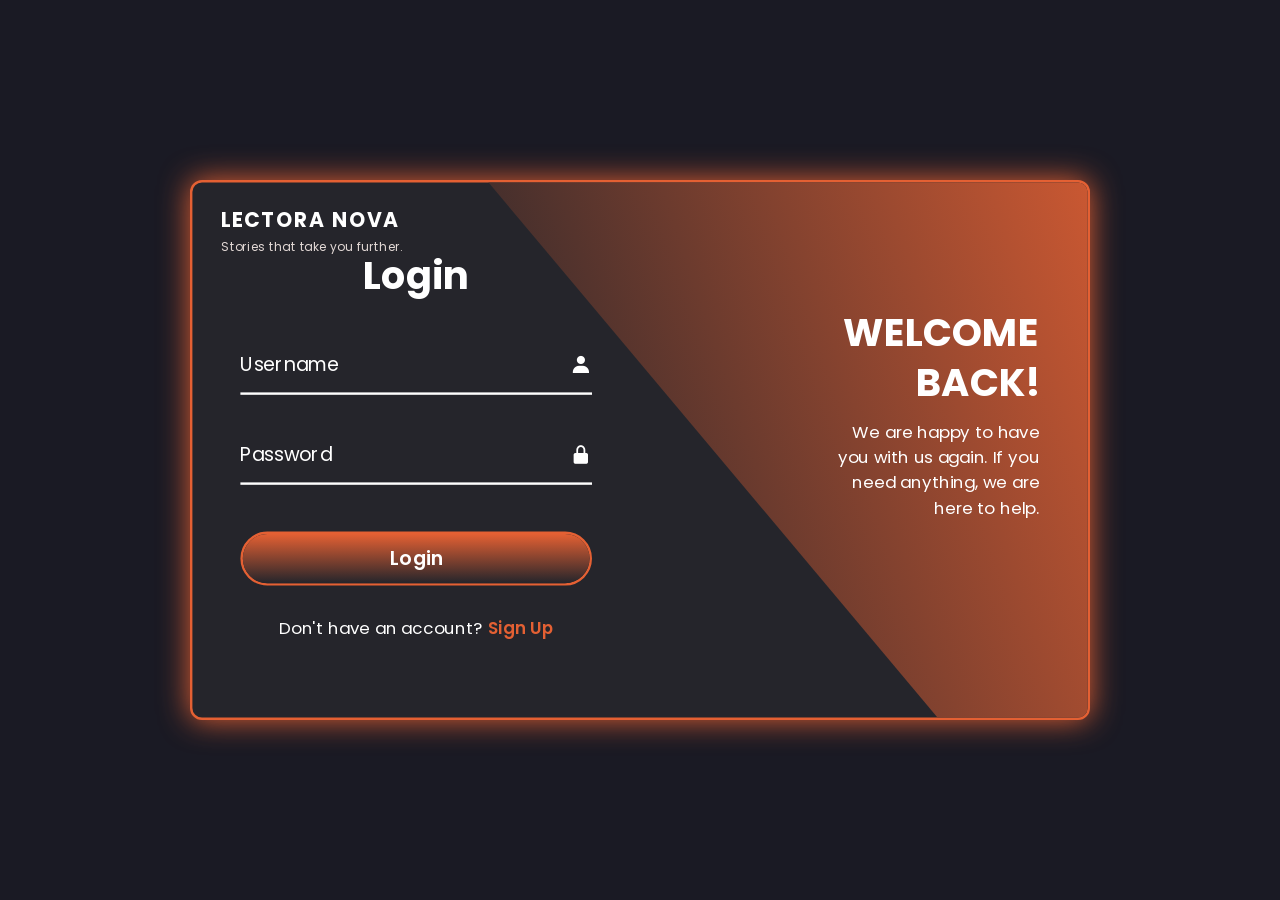
<file: index.html>
<!DOCTYPE html>
<html lang="en">
<head>
    <meta charset="UTF-8">
    <meta name="viewport" content="width=device-width, initial-scale=1.0">
    <title>Login / Signup Form Animation</title>
    <!-- Iconos de Boxicons (como en el video) -->
    <link href='https://unpkg.com/boxicons@2.1.4/css/boxicons.min.css' rel='stylesheet'>
    <link rel="stylesheet" href="assets\css\styles.css">
</head>
<body>

    <div class="container">
        <!-- Formas de fondo animadas (Degradado naranja) -->
        <div class="curved-shape"></div>
        <div class="curved-shape2"></div>

        <div class="brand-mark" style="--D:0; --S:21;">
            <span class="brand-name" data-i18n="brandName">Lectora Nova</span>
            <span class="brand-tagline" data-i18n="brandTagline">Historias que te llevan más lejos.</span>
        </div>

        <!-- Formulario de Inicio de Sesión (Login) -->
        <div class="form-box Login">
            <h2 class="animation" data-i18n="loginTitle" style="--D:0; --S:21;">Login</h2>
            <form id="loginForm" action="#">
                <div class="input-box animation" style="--D:1; --S:22;">
                    <input id="loginUsername" name="username" type="text" autocomplete="username" required>
                    <label data-i18n="username">Username</label>
                    <i class='bx bxs-user'></i>
                </div>
                <div class="input-box animation" style="--D:2; --S:23;">
                    <input id="loginPassword" name="password" type="password" autocomplete="current-password" required>
                    <label data-i18n="password">Password</label>
                    <i class='bx bxs-lock-alt'></i>
                </div>
                <p class="auth-message" id="loginMessage" role="status" aria-live="polite"></p>
                <div class="input-box animation" style="--D:3; --S:24;">
                    <button class="btn" type="submit" data-i18n="loginButton">Login</button>
                </div>
                <div class="regi-link animation" style="--D:4; --S:25;">
                    <p><span data-i18n="noAccount">Don't have an account?</span> <a href="#" class="SignUpLink" data-i18n="signUp">Sign Up</a></p>
                </div>
            </form>
        </div>

        <!-- Texto de bienvenida para Login -->
        <div class="info-content Login">
            <h2 class="animation" data-i18n="welcomeBackTitle" style="--D:0; --S:20;">WELCOME BACK!</h2>
            <p class="animation" data-i18n="welcomeBackText" style="--D:1; --S:21;">We are happy to have you with us again. If you need anything, we are here to help.</p>
        </div>

        <!-- Formulario de Registro (Register) -->
        <div class="form-box Register">
            <h2 class="animation" data-i18n="registerTitle" style="--li:17; --S:0;">Register</h2>
            <form id="registerForm" action="#">
                <div class="input-box animation" style="--li:18; --S:1;">
                    <input type="text" required>
                    <label data-i18n="username">Username</label>
                    <i class='bx bxs-user'></i>
                </div>
                <div class="input-box animation" style="--li:19; --S:2;">
                    <input type="email" required>
                    <label data-i18n="email">Email</label>
                    <i class='bx bxs-envelope'></i>
                </div>
                <div class="input-box animation" style="--li:20; --S:3;">
                    <input type="password" required>
                    <label data-i18n="password">Password</label>
                    <i class='bx bxs-lock-alt'></i>
                </div>
                <div class="input-box animation" style="--li:21; --S:4;">
                    <button class="btn" type="submit" data-i18n="registerButton">Register</button>
                </div>
                <p class="auth-message" id="registerMessage" role="status" aria-live="polite"></p>
                <div class="regi-link animation" style="--li:22; --S:5;">
                    <p><span data-i18n="haveAccount">Already have an account?</span> <a href="#" class="SignInLink" data-i18n="signIn">Sign In</a></p>
                </div>
            </form>
        </div>

        <!-- Texto de bienvenida para Registro -->
        <div class="info-content Register">
            <h2 class="animation" data-i18n="welcomeTitle" style="--li:17; --S:0;">WELCOME!</h2>
            <p class="animation" data-i18n="welcomeText" style="--li:18; --S:1;">We're delighted to have you here. If you need any assistance, feel free to reach out.</p>
        </div>
    </div>

    <script src="assets/js/script.js"></script>
</body>
</html>
</file>
<file: assets/css/meter-reader.css>
:root {
  color-scheme: dark;
  font-family: "Segoe UI", Arial, sans-serif;
  color: #f7f3f1;
  background: #1a1a24;
  font-synthesis: none;
  text-rendering: optimizeLegibility;
  -webkit-font-smoothing: antialiased;
  --page: #1a1a24;
  --surface: #25252b;
  --surface-raised: #2e2e36;
  --line: rgba(255, 255, 255, 0.11);
  --muted: #b6b2b5;
  --orange: #e46033;
  --orange-light: #ff8757;
}

* {
  box-sizing: border-box;
}

body {
  min-width: 320px;
  min-height: 100vh;
  margin: 0;
  background:
    radial-gradient(ellipse at 50% 0, rgba(228, 96, 51, 0.09), transparent 40%),
    var(--page);
}

button,
input {
  font: inherit;
}

.meter-shell {
  width: min(1440px, 100%);
  margin: 0 auto;
  padding: 26px 34px 22px;
}

.app-header,
.brand-identity,
.section-heading,
.report-actions,
.total-item {
  display: flex;
  align-items: center;
  justify-content: space-between;
}

.app-header {
  min-height: 56px;
  margin-bottom: 32px;
}

.logout-button {
  min-height: 40px;
  padding: 0 15px;
  border: 1px solid rgba(255, 135, 87, 0.55);
  border-radius: 999px;
  color: #ffd2c2;
  background: rgba(228, 96, 51, 0.08);
  cursor: pointer;
  font-size: 0.82rem;
  transition: background 160ms ease, border-color 160ms ease;
}

.logout-button:hover {
  border-color: var(--orange-light);
  background: rgba(228, 96, 51, 0.2);
}

.logout-button:focus-visible {
  outline: 2px solid var(--orange-light);
  outline-offset: 3px;
}

.brand-identity {
  justify-content: flex-start;
  gap: 12px;
  color: inherit;
  text-decoration: none;
}

.brand-icon {
  display: grid;
  width: 42px;
  height: 42px;
  place-items: center;
  border: 1px solid rgba(255, 135, 87, 0.7);
  border-radius: 12px;
  background: linear-gradient(145deg, #f07948, #aa3d20);
  box-shadow: 0 0 15px rgba(228, 96, 51, 0.24);
  font-size: 0.9rem;
  font-weight: 800;
  letter-spacing: 0.04em;
}

.brand-copy {
  display: grid;
  gap: 2px;
}

.brand-copy strong {
  font-size: 1rem;
  letter-spacing: 0.03em;
}

.brand-copy small {
  color: var(--muted);
  font-size: 0.75rem;
}

.page-heading {
  display: flex;
  align-items: flex-end;
  justify-content: space-between;
  gap: 24px;
  margin-bottom: 24px;
}

.eyebrow {
  margin: 0 0 7px;
  color: var(--orange-light);
  font-size: 0.72rem;
  font-weight: 750;
  letter-spacing: 0.14em;
}

.page-heading h1 {
  margin: 0;
  font-size: clamp(1.7rem, 3vw, 2.25rem);
  letter-spacing: -0.04em;
}

.page-description {
  max-width: 650px;
  margin: 8px 0 0;
  color: var(--muted);
  font-size: 0.93rem;
  line-height: 1.5;
}

.month-field {
  display: grid;
  min-width: 190px;
  gap: 7px;
  color: var(--muted);
  font-size: 0.78rem;
  font-weight: 600;
}

.month-field input,
.receipt-card input,
.reading-input {
  min-width: 0;
  border: 1px solid var(--line);
  border-radius: 8px;
  outline: 0;
  background: #1d1d25;
  color: #fff;
  transition: border-color 160ms ease, box-shadow 160ms ease;
}

.month-field input {
  min-height: 42px;
  padding: 0 10px;
}

.month-field input:focus,
.receipt-card input:focus,
.reading-input:focus {
  border-color: var(--orange-light);
  box-shadow: 0 0 0 3px rgba(228, 96, 51, 0.14);
}

.receipt-grid {
  display: grid;
  grid-template-columns: repeat(4, minmax(0, 1fr));
  gap: 16px;
}

.receipt-card {
  display: flex;
  min-height: 132px;
  flex-direction: column;
  justify-content: center;
  gap: 10px;
  padding: 18px 20px;
  border: 1px solid var(--line);
  border-radius: 13px;
  background: linear-gradient(145deg, #2b2b33, #24242b);
}

.receipt-label {
  color: #d7d2d3;
  font-size: 0.83rem;
  font-weight: 650;
}

.receipt-card small {
  color: #9c989d;
  font-size: 0.72rem;
}

.money-input,
.unit-input {
  display: flex;
  align-items: center;
  gap: 9px;
  color: var(--orange-light);
  font-size: 1.28rem;
  font-weight: 700;
}

.receipt-card input {
  width: 100%;
  height: 38px;
  padding: 0 10px;
  font-size: 1.18rem;
  font-weight: 700;
}

.rate-card {
  border-color: rgba(228, 96, 51, 0.36);
  background: linear-gradient(145deg, rgba(228, 96, 51, 0.19), #29252a);
}

.rate-value {
  color: #ff9a70;
  font-size: 1.6rem;
  font-weight: 750;
}

.totals-panel {
  display: grid;
  grid-template-columns: 1fr 1fr;
  align-items: center;
  gap: 12px 30px;
  margin-top: 16px;
  padding: 17px 20px;
  border: 1px solid var(--line);
  border-radius: 12px;
  background: #202027;
}

.total-item {
  justify-content: flex-start;
  gap: 12px;
  color: var(--muted);
  font-size: 0.86rem;
}

.total-item strong {
  color: #fff;
  font-size: 1.08rem;
}

.total-item:nth-child(2) strong {
  color: #ff9a70;
}

.allocation-note {
  grid-column: 1 / -1;
  margin: 0;
  color: #c9a995;
  font-size: 0.78rem;
}

.allocation-note.warning {
  color: #ffb0a0;
}

.readings-section {
  margin-top: 30px;
}

.section-heading {
  margin-bottom: 14px;
}

.section-heading h2 {
  margin: 0;
  font-size: 1.15rem;
}

.section-heading p {
  margin: 5px 0 0;
  color: var(--muted);
  font-size: 0.8rem;
}

.department-count {
  padding: 6px 10px;
  border-radius: 999px;
  background: rgba(228, 96, 51, 0.13);
  color: #ffad8b;
  font-size: 0.74rem;
  font-weight: 650;
}

.section-actions {
  display: flex;
  align-items: center;
  gap: 9px;
}

.add-button {
  min-height: 34px;
  padding: 0 11px;
  border: 1px solid rgba(255, 135, 87, 0.48);
  border-radius: 8px;
  background: rgba(228, 96, 51, 0.1);
  color: #ffad8b;
  cursor: pointer;
  font-size: 0.75rem;
  font-weight: 700;
  transition: background 160ms ease, border-color 160ms ease;
}

.add-button:hover {
  border-color: var(--orange-light);
  background: rgba(228, 96, 51, 0.2);
}

.add-button:focus-visible {
  outline: 2px solid #ffb18e;
  outline-offset: 3px;
}

.remove-button {
  min-height: 31px;
  padding: 0 9px;
  border: 1px solid rgba(255, 119, 119, 0.34);
  border-radius: 7px;
  background: rgba(255, 119, 119, 0.08);
  color: #ffaaa5;
  cursor: pointer;
  font-size: 0.72rem;
  font-weight: 650;
}

.remove-button:hover:not(:disabled) {
  border-color: rgba(255, 119, 119, 0.75);
  background: rgba(255, 119, 119, 0.16);
}

.remove-button:focus-visible {
  outline: 2px solid #ffaaa5;
  outline-offset: 2px;
}

.remove-button:disabled {
  cursor: not-allowed;
  opacity: 0.45;
}

.table-wrap {
  overflow-x: auto;
  border: 1px solid var(--line);
  border-radius: 12px;
  background: var(--surface);
}

.readings-table {
  width: 100%;
  min-width: 1080px;
  border-collapse: collapse;
  text-align: left;
}

.readings-table th,
.readings-table td {
  padding: 13px 15px;
  border-bottom: 1px solid var(--line);
  white-space: nowrap;
}

.readings-table thead th {
  background: #303038;
  color: #d5ced0;
  font-size: 0.75rem;
  font-weight: 650;
}

.readings-table tbody td {
  color: #e9e5e5;
  font-size: 0.87rem;
}

.readings-table tbody tr:last-child td {
  border-bottom: 1px solid var(--line);
}

.readings-table tfoot th,
.readings-table tfoot td {
  border-bottom: 0;
  color: #ffad8b;
  font-size: 0.86rem;
  font-weight: 750;
}

.apartment-name {
  font-weight: 700;
}

.apartment-name-input {
  width: 160px;
  height: 36px;
  padding: 0 9px;
  border: 1px solid var(--line);
  border-radius: 7px;
  outline: 0;
  background: #1d1d25;
  color: #fff;
  font: inherit;
  font-size: 0.86rem;
  font-weight: 700;
}

.apartment-name-input:focus {
  border-color: var(--orange-light);
  box-shadow: 0 0 0 3px rgba(228, 96, 51, 0.14);
}

.apartment-name-input.is-invalid {
  border-color: #ff7777;
}

.reading-input {
  width: 118px;
  height: 37px;
  padding: 0 9px;
  font-size: 0.88rem;
}

.reading-input.is-invalid {
  border-color: #ff7777;
}

.calculation-cell {
  color: #c5bfc2 !important;
}

.charge-cell {
  color: #ffad8b !important;
  font-weight: 700;
}

.action-cell,
.action-header {
  text-align: right;
}

.report-actions {
  min-height: 70px;
  gap: 20px;
  margin-top: 12px;
}

.form-message {
  margin: 0;
  color: #ffb18e;
  font-size: 0.82rem;
}

.download-button {
  display: inline-flex;
  min-height: 46px;
  align-items: center;
  justify-content: center;
  gap: 9px;
  padding: 0 19px;
  border: 1px solid rgba(255, 165, 117, 0.65);
  border-radius: 9px;
  background: linear-gradient(180deg, #f16a36, #c44220);
  box-shadow: 0 5px 16px rgba(226, 78, 35, 0.2);
  color: #fff;
  cursor: pointer;
  font-size: 0.87rem;
  font-weight: 750;
  transition: transform 160ms ease, filter 160ms ease;
}

.download-button:hover {
  transform: translateY(-1px);
  filter: brightness(1.1);
}

.download-button:focus-visible {
  outline: 2px solid #ffb18e;
  outline-offset: 3px;
}

.download-button span {
  font-size: 1.2rem;
}

.page-footer {
  padding: 12px 0 0;
  border-top: 1px solid var(--line);
  color: #8d8990;
  font-size: 0.72rem;
}

.mobile-page {
  display: none;
}

.apartment-list {
  display: none;
}

.sr-only {
  position: absolute;
  width: 1px;
  height: 1px;
  overflow: hidden;
  clip: rect(0, 0, 0, 0);
  white-space: nowrap;
  clip-path: inset(50%);
}

@media (max-width: 760px) {
  .desktop-page {
    display: none;
  }

  .mobile-page {
    display: block;
  }

  .meter-shell {
    max-width: 560px;
    padding: 16px 15px 25px;
  }

  .app-header {
    min-height: 45px;
    margin-bottom: 25px;
  }

  .logout-button {
    min-height: 36px;
    padding: 0 12px;
    font-size: 0.76rem;
  }

  .brand-icon {
    width: 37px;
    height: 37px;
    border-radius: 11px;
  }

  .brand-copy strong {
    font-size: 0.9rem;
  }

  .brand-copy small {
    font-size: 0.68rem;
  }

  .page-heading {
    display: block;
    margin-bottom: 18px;
  }

  .page-heading h1 {
    font-size: 1.65rem;
    line-height: 1.15;
  }

  .page-description {
    margin-top: 7px;
    font-size: 0.83rem;
  }

  .month-field {
    margin-top: 16px;
  }

  .receipt-grid {
    grid-template-columns: 1fr 1fr;
    gap: 9px;
  }

  .receipt-card {
    min-height: 104px;
    gap: 7px;
    padding: 12px;
    border-radius: 11px;
  }

  .receipt-card:last-child {
    grid-column: 1 / -1;
    min-height: 85px;
  }

  .receipt-label {
    font-size: 0.72rem;
  }

  .receipt-card small {
    display: none;
  }

  .receipt-card .base-rate {
    display: block;
    font-size: 0.66rem;
  }

  .money-input,
  .unit-input {
    gap: 5px;
    font-size: 0.9rem;
  }

  .receipt-card input {
    height: 34px;
    padding: 0 5px;
    font-size: 0.96rem;
  }

  .rate-value {
    font-size: 1.2rem;
  }

  .mobile-totals {
    display: grid;
    grid-template-columns: 1fr 1fr;
    gap: 9px;
    margin-top: 11px;
    padding: 13px;
    border: 1px solid rgba(228, 96, 51, 0.37);
    border-radius: 12px;
    background: linear-gradient(145deg, #302a2c, #222229);
  }

  .mobile-totals div {
    display: grid;
    gap: 5px;
  }

  .mobile-totals span {
    color: var(--muted);
    font-size: 0.7rem;
  }

  .mobile-totals strong {
    font-size: 1rem;
  }

  .mobile-totals div:nth-child(2) strong {
    color: #ff9a70;
  }

  .allocation-note {
    grid-column: 1 / -1;
    font-size: 0.71rem;
    line-height: 1.4;
  }

  .readings-section {
    margin-top: 24px;
  }

  .section-heading {
    margin-bottom: 11px;
  }

  .section-heading h2 {
    font-size: 1rem;
  }

  .section-heading p {
    font-size: 0.72rem;
  }

  .section-actions {
    flex-direction: column;
    align-items: flex-end;
    gap: 6px;
  }

  .add-button {
    min-height: 30px;
    padding: 0 8px;
    font-size: 0.68rem;
  }

  .department-count {
    padding: 5px 8px;
    font-size: 0.68rem;
  }

  .table-wrap {
    display: none;
  }

  .apartment-list {
    display: grid;
    gap: 10px;
  }

  .apartment-card {
    padding: 13px;
    border: 1px solid var(--line);
    border-radius: 12px;
    background: linear-gradient(145deg, #2b2b33, #24242b);
  }

  .apartment-card-head,
  .apartment-result {
    display: flex;
    align-items: center;
    justify-content: space-between;
    gap: 10px;
  }

  .apartment-card-head {
    margin-bottom: 11px;
  }

  .apartment-card-actions {
    display: flex;
    align-items: center;
    gap: 8px;
  }

  .apartment-card h3 {
    margin: 0;
    font-size: 0.91rem;
  }

  .apartment-name-input {
    width: 120px;
    height: 34px;
    padding: 0 6px;
    font-size: 0.78rem;
  }

  .apartment-charge {
    color: #ffad8b;
    font-size: 0.89rem;
    font-weight: 750;
  }

  .remove-button {
    min-height: 29px;
    padding: 0 7px;
    font-size: 0.67rem;
  }

  .reading-fields {
    display: grid;
    grid-template-columns: 1fr 1fr;
    gap: 9px;
  }

  .reading-field {
    display: grid;
    gap: 5px;
    color: var(--muted);
    font-size: 0.68rem;
  }

  .reading-input {
    width: 100%;
    height: 39px;
    font-size: 0.9rem;
  }

  .apartment-result {
    justify-content: flex-start;
    margin-top: 10px;
    color: var(--muted);
    font-size: 0.73rem;
  }

  .apartment-usage {
    color: #fff;
    font-weight: 700;
  }

  .report-actions {
    position: sticky;
    bottom: 0;
    z-index: 3;
    display: grid;
    gap: 7px;
    margin: 16px -15px 0;
    padding: 10px 15px max(10px, env(safe-area-inset-bottom));
    border-top: 1px solid var(--line);
    background: rgba(26, 26, 36, 0.96);
    backdrop-filter: blur(12px);
  }

  .form-message {
    font-size: 0.75rem;
  }

  .download-button {
    width: 100%;
    min-height: 45px;
  }

  .page-footer {
    margin-top: 14px;
  }
}

@media print {
  :root,
  body {
    color: #111;
    background: #fff;
  }

  .meter-shell {
    width: 100%;
    padding: 0;
  }

  .app-header,
  .page-heading,
  .receipt-grid,
  .totals-panel,
  .mobile-totals,
  .report-actions,
  .page-footer {
    break-inside: avoid;
  }

  .add-button,
  .remove-button,
  .download-button,
  .logout-button,
  .form-message {
    display: none;
  }

  .action-cell,
  .action-header {
    display: none;
  }

  .receipt-card,
  .totals-panel,
  .table-wrap,
  .apartment-card {
    color: #111;
    background: #fff;
    border-color: #bbb;
  }

  .receipt-card *,
  .total-item *,
  .allocation-note,
  .section-heading *,
  .apartment-card *,
  .readings-table *,
  .page-heading * {
    color: #111 !important;
  }

  .table-wrap {
    display: block;
    overflow: visible;
  }

  .readings-table {
    min-width: 0;
  }

  .reading-input,
  .receipt-card input {
    border-color: #aaa;
    color: #111;
    background: #fff;
  }

  .mobile-page {
    display: none !important;
  }

  .desktop-page {
    display: block !important;
  }
}
</file>
